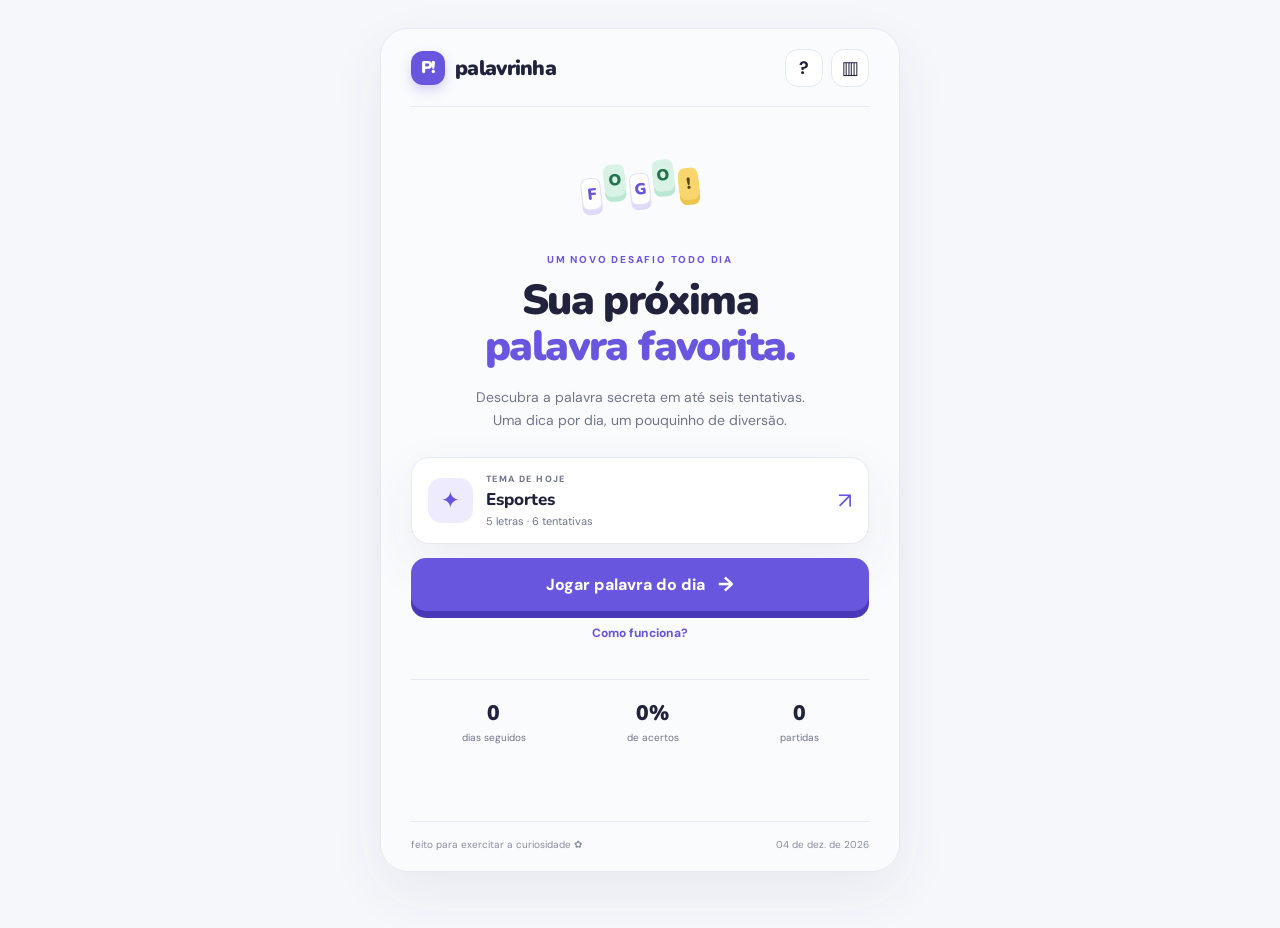
<file: index.html>
<!doctype html>
<html lang="pt-BR">
<head>
  <meta charset="utf-8"><meta name="viewport" content="width=device-width,initial-scale=1">
  <meta name="theme-color" content="#f6f7fb"><meta name="description" content="Descubra a palavra do dia em até seis tentativas.">
  <title>Palavrinha — Palavra do Dia</title><link rel="stylesheet" href="styles.css">
</head>
<body>
  <div class="app-shell">
    <header class="topbar"><a class="brand" href="#inicio" aria-label="Palavrinha — início"><span class="brand-mark">P!</span><span>palavrinha</span></a><nav aria-label="Navegação principal"><button class="icon-button" id="rulesBtn" aria-label="Como jogar">?</button><button class="icon-button" id="statsBtn" aria-label="Ver estatísticas">▥</button></nav></header>
    <main id="main">
      <section id="homeScreen" class="screen home-screen" aria-labelledby="homeTitle">
        <div class="hero-orbit" aria-hidden="true"><span>F</span><span>O</span><span>G</span><span>O</span><span>!</span></div>
        <p class="eyebrow">UM NOVO DESAFIO TODO DIA</p><h1 id="homeTitle">Sua próxima<br><span>palavra favorita.</span></h1>
        <p class="intro">Descubra a palavra secreta em até seis tentativas. Uma dica por dia, um pouquinho de diversão.</p>
        <div class="daily-card"><div class="daily-icon" aria-hidden="true">✦</div><div><span class="card-label">TEMA DE HOJE</span><strong id="homeCategory">Animais</strong><span class="muted" id="homeLetters">5 letras · 6 tentativas</span></div><span class="daily-arrow" aria-hidden="true">↗</span></div>
        <button class="primary-button" id="startBtn">Jogar palavra do dia <span aria-hidden="true">→</span></button>
        <button class="text-button" id="howBtn">Como funciona?</button>
        <div class="home-stats"><div><strong id="homeStreak">0</strong><span>dias seguidos</span></div><div><strong id="homeWins">0%</strong><span>de acertos</span></div><div><strong id="homeGames">0</strong><span>partidas</span></div></div>
      </section>
      <section id="gameScreen" class="screen game-screen" hidden aria-labelledby="gameTitle">
        <div class="game-heading"><button class="back-button" id="backBtn" aria-label="Voltar ao início">←</button><div><p class="eyebrow">DESAFIO DE HOJE</p><h1 id="gameTitle">Descubra a palavra</h1></div><span class="category-pill" id="gameCategory">Animais</span></div>
        <p class="game-hint" id="gameHint">Uma palavra, cinco letras. Você consegue!</p>
        <div id="board" class="board" role="group" aria-label="Tabuleiro com seis tentativas"></div>
        <p id="statusMessage" class="status-message" role="status" aria-live="polite">Digite uma palavra de 5 letras.</p>
        <div id="keyboard" class="keyboard" aria-label="Teclado virtual"></div>
        <div class="game-footer"><span>✦ <span id="attemptsLeft">6</span> tentativas disponíveis</span><button class="text-button" id="giveUpBtn">Encerrar partida</button></div>
      </section>
      <section id="resultScreen" class="screen result-screen" hidden aria-labelledby="resultTitle">
        <div class="result-symbol" id="resultSymbol" aria-hidden="true">✦</div><p class="eyebrow">DESAFIO CONCLUÍDO</p><h1 id="resultTitle">Muito bem!</h1><p id="resultCopy" class="intro">Você descobriu a palavra.</p>
        <div class="answer-card"><span>A PALAVRA ERA</span><strong id="answerWord">TIGRE</strong><span id="answerCategory">Animais</span></div>
        <div class="result-stats"><div><strong id="resultAttempts">3/6</strong><span>tentativas</span></div><div><strong id="resultStreak">1 🔥</strong><span>dias seguidos</span></div><div><strong id="resultWinRate">100%</strong><span>de acertos</span></div></div>
        <button class="primary-button" id="shareBtn">Compartilhar resultado <span aria-hidden="true">↗</span></button><p id="shareStatus" class="share-status" role="status" aria-live="polite"></p><button class="secondary-button" id="resultHomeBtn">Voltar ao início</button><p class="tomorrow-note">O próximo desafio chega amanhã. 🌱</p>
      </section>
    </main>
    <footer class="site-footer"><span>feito para exercitar a curiosidade ✿</span><span id="dateLabel"></span></footer>
  </div>
  <dialog id="rulesDialog" class="modal"><form method="dialog"><button class="modal-close" aria-label="Fechar">×</button></form><p class="eyebrow">É SIMPLES ASSIM</p><h2>Como jogar</h2><p>Descubra a palavra de cinco letras em até seis tentativas. Depois de cada palpite, as letras dão pistas:</p><div class="rule-row"><span class="rule-tile correct">A</span><span><strong>Na posição certa</strong><small>A letra está no lugar correto.</small></span></div><div class="rule-row"><span class="rule-tile present">R</span><span><strong>Está na palavra</strong><small>Mas aparece em outra posição.</small></span></div><div class="rule-row"><span class="rule-tile absent">M</span><span><strong>Não aparece</strong><small>Essa letra não faz parte da palavra.</small></span></div><p class="modal-note">A cor é acompanhada por letras e rótulos para que as pistas não dependam apenas da visão das cores.</p><form method="dialog"><button class="primary-button">Entendi!</button></form></dialog>
  <dialog id="statsDialog" class="modal"><form method="dialog"><button class="modal-close" aria-label="Fechar">×</button></form><p class="eyebrow">SEU PROGRESSO</p><h2>Estatísticas</h2><div class="stats-grid"><div><strong id="statGames">0</strong><span>partidas</span></div><div><strong id="statWins">0</strong><span>vitórias</span></div><div><strong id="statStreak">0</strong><span>sequência atual</span></div><div><strong id="statBest">0</strong><span>melhor sequência</span></div><div><strong id="statRate">0%</strong><span>taxa de acerto</span></div><div><strong id="statLast">—</strong><span>última palavra</span></div></div><p class="modal-note">As estatísticas ficam salvas neste navegador e não são sincronizadas entre dispositivos.</p><form method="dialog"><button class="secondary-button">Fechar</button></form></dialog>
  <script src="app.js"></script>
</body></html>
</file>
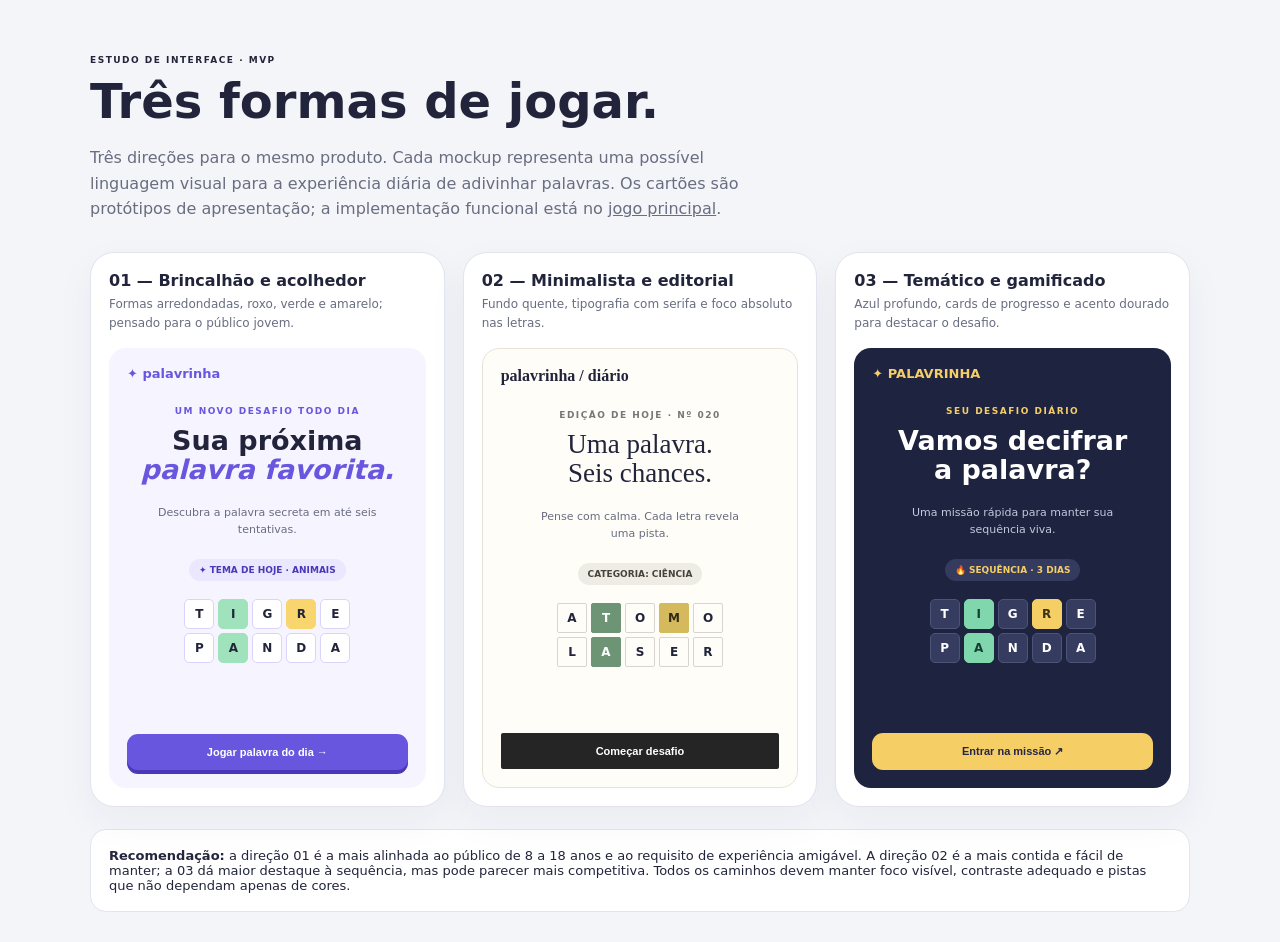
<file: prototipos.html>
<!doctype html><html lang="pt-BR"><head><meta charset="utf-8"><meta name="viewport" content="width=device-width,initial-scale=1"><title>Três direções visuais — Palavrinha</title><style>
*{box-sizing:border-box}body{margin:0;padding:30px;background:#f4f5f9;color:#22243b;font-family:system-ui,sans-serif}.page{max-width:1100px;margin:auto}h1{font-size:clamp(30px,5vw,48px);margin:8px 0}p{line-height:1.6;color:#686d80}.intro{max-width:680px;margin-bottom:30px}.grid{display:grid;grid-template-columns:repeat(3,minmax(0,1fr));gap:18px}.prototype{padding:18px;border-radius:24px;background:white;border:1px solid #e2e4ee;box-shadow:0 14px 40px #22243b0c}.prototype h2{font-size:16px;margin:0 0 5px}.prototype>p{font-size:12px;margin:0 0 15px}.screen{border-radius:17px;min-height:440px;padding:18px;display:flex;flex-direction:column;align-items:center;text-align:center;overflow:hidden}.mini-brand{font-size:13px;font-weight:900;align-self:flex-start}.mini-kicker{font-size:9px;letter-spacing:1.5px;font-weight:800;margin-top:25px}.screen h3{font-size:27px;line-height:1.08;margin:10px 0}.screen .copy{font-size:11px;line-height:1.5;max-width:220px}.tiles{display:grid;grid-template-columns:repeat(5,30px);gap:4px;margin:18px 0}.tiles span{height:30px;display:grid;place-items:center;font-size:12px;font-weight:900;border-radius:5px}.cta{font-size:11px;font-weight:800;padding:12px 15px;width:100%;border:0;border-radius:11px;margin-top:auto}.tag{font-size:9px;padding:6px 10px;border-radius:20px;font-weight:800;margin-top:10px}.purple{background:#f6f4ff}.purple .mini-brand,.purple h3 em{color:#6856df}.purple .mini-kicker{color:#6856df}.purple .tiles span{background:white;border:1px solid #d9d4fb}.purple .tiles span:nth-child(2),.purple .tiles span:nth-child(7){background:#9fe2bc;border-color:#9fe2bc}.purple .tiles span:nth-child(4){background:#f8d66d;border-color:#f8d66d}.purple .cta{background:#6856df;color:white;box-shadow:0 4px #4938b7}.purple .tag{background:#eae7ff;color:#4938b7}.minimal{background:#fffdf8;border:1px solid #e8e2d8}.minimal .mini-brand{font-family:Georgia,serif;font-size:16px}.minimal .mini-kicker{color:#777}.minimal h3{font-family:Georgia,serif;font-weight:500}.minimal .tiles span{border:1px solid #d8d5ce;border-radius:2px}.minimal .tiles span:nth-child(2),.minimal .tiles span:nth-child(7){background:#6c9475;color:white;border-color:#6c9475}.minimal .tiles span:nth-child(4){background:#d5b95d;color:#302b17;border-color:#d5b95d}.minimal .cta{background:#252525;color:white;border-radius:2px}.minimal .tag{background:#eeece5;color:#45433d}.cards{background:#1e2340;color:white}.cards p{color:#c4c9dc}.cards .mini-brand{color:#f5ce66}.cards .mini-kicker{color:#f5ce66}.cards h3{color:#fff}.cards .tiles span{background:#353c60;border:1px solid #4c5579}.cards .tiles span:nth-child(2),.cards .tiles span:nth-child(7){background:#80d6ad;color:#173e31;border-color:#80d6ad}.cards .tiles span:nth-child(4){background:#f5ce66;color:#3d3311;border-color:#f5ce66}.cards .cta{background:#f5ce66;color:#252642}.cards .tag{background:#343b5e;color:#f5ce66}.note{margin-top:22px;padding:18px;background:#fff;border:1px solid #e2e4ee;border-radius:16px;font-size:13px}.note strong{color:#24263d}a{color:inherit}@media(max-width:850px){.grid{grid-template-columns:1fr}.screen{min-height:390px}.prototype{max-width:520px;width:100%;margin:auto}}
</style></head><body><main class="page"><div class="mini-kicker">ESTUDO DE INTERFACE · MVP</div><h1>Três formas de jogar.</h1><p class="intro">Três direções para o mesmo produto. Cada mockup representa uma possível linguagem visual para a experiência diária de adivinhar palavras. Os cartões são protótipos de apresentação; a implementação funcional está no <a href="index.html">jogo principal</a>.</p><section class="grid">
<article class="prototype"><h2>01 — Brincalhão e acolhedor</h2><p>Formas arredondadas, roxo, verde e amarelo; pensado para o público jovem.</p><div class="screen purple"><div class="mini-brand">✦ palavrinha</div><div class="mini-kicker">UM NOVO DESAFIO TODO DIA</div><h3>Sua próxima<br><em>palavra favorita.</em></h3><p class="copy">Descubra a palavra secreta em até seis tentativas.</p><span class="tag">✦ TEMA DE HOJE · ANIMAIS</span><div class="tiles"><span>T</span><span>I</span><span>G</span><span>R</span><span>E</span><span>P</span><span>A</span><span>N</span><span>D</span><span>A</span></div><button class="cta" onclick="location.href='index.html'">Jogar palavra do dia →</button></div></article>
<article class="prototype"><h2>02 — Minimalista e editorial</h2><p>Fundo quente, tipografia com serifa e foco absoluto nas letras.</p><div class="screen minimal"><div class="mini-brand">palavrinha / diário</div><div class="mini-kicker">EDIÇÃO DE HOJE · Nº 020</div><h3>Uma palavra.<br>Seis chances.</h3><p class="copy">Pense com calma. Cada letra revela uma pista.</p><span class="tag">CATEGORIA: CIÊNCIA</span><div class="tiles"><span>A</span><span>T</span><span>O</span><span>M</span><span>O</span><span>L</span><span>A</span><span>S</span><span>E</span><span>R</span></div><button class="cta" onclick="location.href='index.html'">Começar desafio</button></div></article>
<article class="prototype"><h2>03 — Temático e gamificado</h2><p>Azul profundo, cards de progresso e acento dourado para destacar o desafio.</p><div class="screen cards"><div class="mini-brand">✦ PALAVRINHA</div><div class="mini-kicker">SEU DESAFIO DIÁRIO</div><h3>Vamos decifrar<br>a palavra?</h3><p class="copy">Uma missão rápida para manter sua sequência viva.</p><span class="tag">🔥 SEQUÊNCIA · 3 DIAS</span><div class="tiles"><span>T</span><span>I</span><span>G</span><span>R</span><span>E</span><span>P</span><span>A</span><span>N</span><span>D</span><span>A</span></div><button class="cta" onclick="location.href='index.html'">Entrar na missão ↗</button></div></article>
</section><div class="note"><strong>Recomendação:</strong> a direção 01 é a mais alinhada ao público de 8 a 18 anos e ao requisito de experiência amigável. A direção 02 é a mais contida e fácil de manter; a 03 dá maior destaque à sequência, mas pode parecer mais competitiva. Todos os caminhos devem manter foco visível, contraste adequado e pistas que não dependam apenas de cores.</div></main></body></html>
</file>
<file: styles.css>
@import url('https://fonts.googleapis.com/css2?family=DM+Sans:wght@400;500;600;700&family=Nunito:wght@600;700;800;900&display=swap');
:root{--ink:#20233b;--muted:#70758a;--paper:#f6f7fb;--white:#fff;--purple:#6856df;--purple-dark:#4938b7;--mint:#d8f3e6;--green:#23734e;--yellow:#f8d66d;--yellow-ink:#594500;--gray:#e1e3eb;--border:#e6e8f1;--shadow:0 20px 55px #30335c12}*{box-sizing:border-box}body{margin:0;background:var(--paper);color:var(--ink);font-family:'DM Sans',system-ui,sans-serif;min-height:100vh}button{font:inherit;cursor:pointer}button:focus-visible,a:focus-visible{outline:3px solid #ed9e2e;outline-offset:3px}.app-shell{max-width:520px;min-height:100vh;margin:0 auto;padding:0 24px;display:flex;flex-direction:column}.topbar{height:78px;display:flex;align-items:center;justify-content:space-between;border-bottom:1px solid var(--border)}.brand{display:flex;align-items:center;gap:10px;text-decoration:none;color:var(--ink);font-family:Nunito,sans-serif;font-weight:900;font-size:21px;letter-spacing:-.7px}.brand-mark{width:34px;height:34px;border-radius:12px;background:var(--purple);color:white;display:grid;place-items:center;font-size:17px;box-shadow:0 5px 12px #6856df40}.topbar nav{display:flex;gap:8px}.icon-button{height:38px;width:38px;border:1px solid var(--border);border-radius:13px;background:white;color:var(--ink);font-weight:800;font-size:18px}.screen{padding:26px 0 34px;flex:1}.home-screen{text-align:center;padding-top:32px}.hero-orbit{width:118px;height:92px;margin:0 auto 18px;position:relative;display:flex;justify-content:center;align-items:center;gap:4px;transform:rotate(-6deg)}.hero-orbit span{width:25px;height:32px;display:grid;place-items:center;border-radius:7px;background:#fff;border:1px solid #e3e0fb;box-shadow:0 5px 0 #dedaf8;font-weight:900;color:var(--purple);font-family:Nunito,sans-serif}.hero-orbit span:nth-child(2),.hero-orbit span:nth-child(4){transform:translateY(-11px);background:var(--mint);color:var(--green);border-color:var(--mint);box-shadow:0 5px 0 #b9e7d2}.hero-orbit span:nth-child(5){background:var(--yellow);color:var(--yellow-ink);border-color:var(--yellow);box-shadow:0 5px 0 #edc44e}.eyebrow{font-size:10px;font-weight:800;letter-spacing:1.8px;color:var(--purple);margin:0 0 12px}.home-screen h1,.result-screen h1{font:900 clamp(32px,8vw,42px)/1.1 Nunito,sans-serif;letter-spacing:-1.6px;margin:0}.home-screen h1 span{color:var(--purple)}.intro{color:var(--muted);line-height:1.65;font-size:14px;max-width:330px;margin:16px auto 24px}.daily-card{display:flex;align-items:center;gap:13px;text-align:left;padding:15px 16px;background:white;border:1px solid var(--border);border-radius:18px;box-shadow:var(--shadow);margin:0 0 14px}.daily-icon{height:45px;width:45px;display:grid;place-items:center;background:#eeebff;color:var(--purple);border-radius:14px;font-size:23px}.daily-card>div:nth-child(2){display:flex;flex-direction:column;gap:3px;flex:1}.card-label,.answer-card span:first-child{font-size:9px;font-weight:800;letter-spacing:1.4px;color:var(--muted)}.daily-card strong{font:800 17px Nunito,sans-serif}.muted{font-size:11px;color:var(--muted)}.daily-arrow{font-size:22px;color:var(--purple)}.primary-button,.secondary-button{width:100%;border:0;border-radius:15px;min-height:53px;font-weight:800;display:flex;align-items:center;justify-content:center;gap:13px}.primary-button{background:var(--purple);color:white;box-shadow:0 7px 0 var(--purple-dark);transition:transform .12s,box-shadow .12s}.primary-button:hover{background:#5c49d2}.primary-button:active{transform:translateY(4px);box-shadow:0 3px 0 var(--purple-dark)}.primary-button span{font-size:20px}.text-button{border:0;background:transparent;color:var(--purple);font-size:12px;font-weight:800;padding:14px}.home-stats{display:flex;justify-content:space-around;border-top:1px solid var(--border);margin-top:24px;padding-top:19px}.home-stats div,.result-stats div{display:flex;flex-direction:column;gap:4px}.home-stats strong{font:900 21px Nunito,sans-serif}.home-stats span,.result-stats span{font-size:10px;color:var(--muted)}.site-footer{display:flex;justify-content:space-between;gap:10px;padding:16px 0 20px;border-top:1px solid var(--border);font-size:10px;color:#898da0}.game-screen{padding-top:25px}.game-heading{display:flex;align-items:center;gap:10px}.back-button{border:1px solid var(--border);background:white;border-radius:12px;width:38px;height:38px;font-size:20px;color:var(--ink)}.game-heading>div{flex:1}.game-heading .eyebrow{margin-bottom:4px}.game-heading h1{font:900 19px Nunito,sans-serif;margin:0;letter-spacing:-.4px}.category-pill{font-size:10px;font-weight:800;background:#eae7ff;color:var(--purple-dark);padding:8px 10px;border-radius:20px}.game-hint{text-align:center;font-size:12px;color:var(--muted);margin:22px 0 18px}.board{display:grid;grid-template-rows:repeat(6, minmax(42px,1fr));gap:7px;width:min(100%,310px);margin:0 auto}.board-row{display:grid;grid-template-columns:repeat(5,1fr);gap:7px}.tile{aspect-ratio:1;display:grid;place-items:center;border:2px solid #dfe2ed;border-radius:9px;background:white;font:900 clamp(18px,5vw,23px) Nunito,sans-serif;text-transform:uppercase}.tile.filled{border-color:#a5a8bc;animation:pop .12s ease}.tile.correct,.rule-tile.correct{background:#9fe2bc;border-color:#9fe2bc;color:#153d2b}.tile.present,.rule-tile.present{background:#f8d66d;border-color:#f8d66d;color:#594500}.tile.absent,.rule-tile.absent{background:#777d90;border-color:#777d90;color:white}.tile .sr-only{position:absolute;width:1px;height:1px;padding:0;margin:-1px;overflow:hidden;clip:rect(0,0,0,0);white-space:nowrap;border:0}.status-message{min-height:22px;text-align:center;font-size:11px;font-weight:700;color:var(--muted);margin:14px 0 10px}.status-message.error{color:#a23d3d}.keyboard{display:flex;flex-direction:column;gap:7px;max-width:390px;margin:0 auto}.key-row{display:flex;justify-content:center;gap:5px}.key{height:43px;min-width:0;flex:1;padding:0 4px;border:0;border-radius:8px;background:#e7e8f0;color:var(--ink);font-size:12px;font-weight:800}.key.wide{flex:1.5;font-size:10px}.key.correct{background:#9fe2bc;color:#153d2b}.key.present{background:#f8d66d;color:#594500}.key.absent{background:#777d90;color:white}.game-footer{display:flex;justify-content:space-between;align-items:center;margin-top:14px;color:var(--muted);font-size:10px}.game-footer .text-button{font-size:10px;padding:8px}.result-screen{text-align:center;padding-top:42px}.result-symbol{width:68px;height:68px;display:grid;place-items:center;margin:0 auto 20px;border-radius:24px;background:var(--mint);color:var(--green);font-size:30px}.result-screen .intro{margin-bottom:20px}.answer-card{background:white;border:1px solid var(--border);border-radius:18px;padding:20px;display:flex;flex-direction:column;gap:6px;box-shadow:var(--shadow);margin-bottom:20px}.answer-card strong{font:900 30px Nunito,sans-serif;letter-spacing:4px;color:var(--purple)}.answer-card span:last-child{font-size:11px;color:var(--muted)}.result-stats{display:flex;justify-content:space-around;margin:0 0 24px;padding:17px 4px;border-top:1px solid var(--border);border-bottom:1px solid var(--border)}.result-stats strong{font:900 19px Nunito,sans-serif}.secondary-button{background:white;border:1px solid var(--border);color:var(--ink);margin-top:10px}.share-status{font-size:11px;color:var(--green);min-height:12px}.tomorrow-note{font-size:11px;color:var(--muted);margin-top:22px}.modal{border:0;border-radius:24px;padding:28px;max-width:390px;width:calc(100% - 32px);box-shadow:0 30px 100px #20233b35;color:var(--ink)}.modal::backdrop{background:#20233b70;backdrop-filter:blur(3px)}.modal h2{font:900 27px Nunito,sans-serif;margin:0 0 12px}.modal p:not(.eyebrow){font-size:13px;line-height:1.6;color:var(--muted)}.modal form:first-child{display:flex;justify-content:flex-end}.modal-close{border:0;background:#f0f1f7;border-radius:50%;width:32px;height:32px;font-size:22px;color:var(--ink)}.rule-row{display:flex;align-items:center;gap:13px;margin:15px 0}.rule-tile{width:44px;height:44px;display:grid;place-items:center;border-radius:9px;font:900 20px Nunito,sans-serif}.rule-row strong,.rule-row small{display:block}.rule-row strong{font-size:12px}.rule-row small{font-size:11px;color:var(--muted);margin-top:3px}.modal-note{border-top:1px solid var(--border);padding-top:12px;font-size:11px!important}.stats-grid{display:grid;grid-template-columns:1fr 1fr;gap:10px;margin:18px 0}.stats-grid div{padding:15px;background:#f7f7fc;border-radius:14px;display:flex;flex-direction:column;gap:4px}.stats-grid strong{font:900 22px Nunito,sans-serif}.stats-grid span{font-size:10px;color:var(--muted)}[hidden]{display:none!important}@keyframes pop{50%{transform:scale(1.05)}}@media(min-width:600px){.app-shell{margin:28px auto;min-height:calc(100vh - 56px);background:#ffffff80;border:1px solid var(--border);border-radius:28px;padding:0 30px;box-shadow:var(--shadow)}.home-screen{padding-top:36px}.screen{padding-bottom:28px}.site-footer{margin-top:auto}}@media(max-width:360px){.app-shell{padding:0 15px}.tile{border-radius:6px}.board,.board-row{gap:5px}.key{height:39px;font-size:11px}.category-pill{font-size:9px;padding:7px}.game-heading h1{font-size:17px}}@media(prefers-reduced-motion:reduce){*,*::before,*::after{animation-duration:.01ms!important;transition-duration:.01ms!important;scroll-behavior:auto!important}}
</file>
